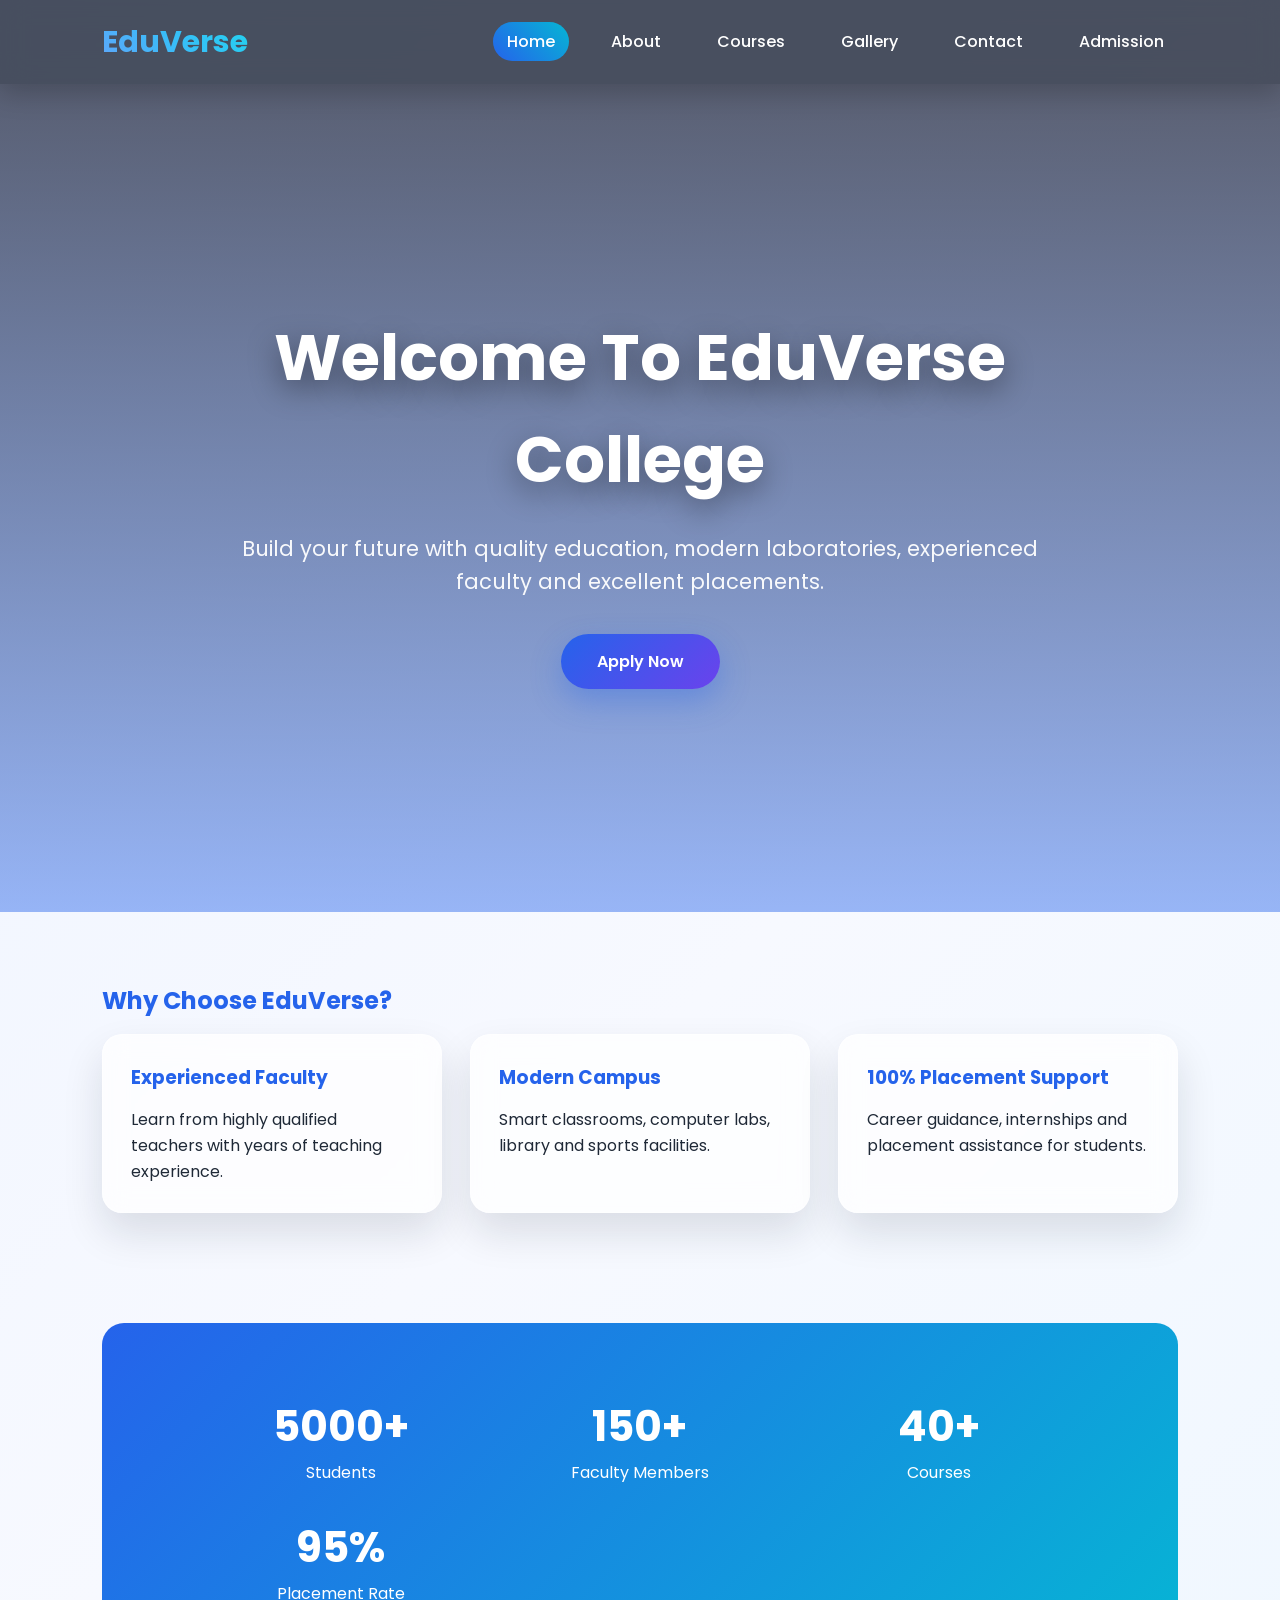
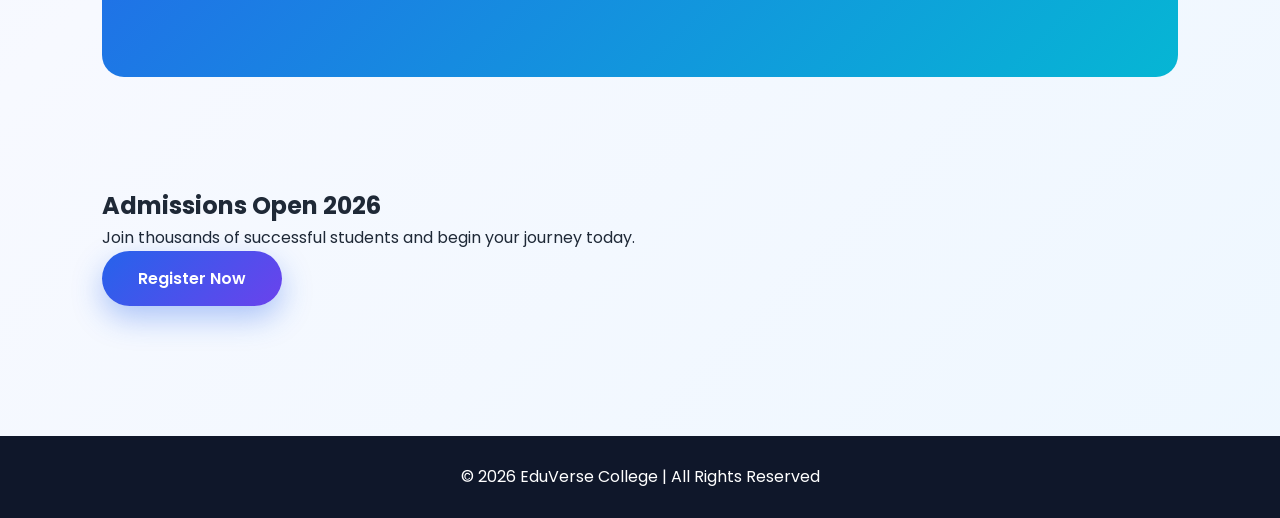
<file: index.html>
<!DOCTYPE html>
<html lang="en">
<head>
    <meta charset="UTF-8">
    <meta name="viewport" content="width=device-width, initial-scale=1.0">
    <title>EduVerse College</title>
    <link rel="stylesheet" href="style.css">
</head>
<body>
    <script src="script.js"></script>

    <header>
        <nav class="navbar">
            <h2 class="logo">EduVerse</h2>

            <ul class="nav-links">
                <li><a href="index.html" class="active">Home</a></li>
                <li><a href="about.html">About</a></li>
                <li><a href="courses.html">Courses</a></li>
                <li><a href="gallery.html">Gallery</a></li>
                <li><a href="contact.html">Contact</a></li>
                <li><a href="register.html">Admission</a></li>
            </ul>
        </nav>
    </header>

    <section class="hero">

        <div class="hero-text">

            <h1>Welcome To EduVerse College</h1>

            <p>
                Build your future with quality education, modern laboratories,
                experienced faculty and excellent placements.
            </p>

            <a href="register.html" class="btn">
                Apply Now
            </a>

        </div>

    </section>

    <section class="features">

        <h2>Why Choose EduVerse?</h2>

        <div class="card-container">

            <div class="card">
                <h3>Experienced Faculty</h3>
                <p>
                    Learn from highly qualified teachers with years of
                    teaching experience.
                </p>
            </div>

            <div class="card">
                <h3>Modern Campus</h3>
                <p>
                    Smart classrooms, computer labs, library and sports
                    facilities.
                </p>
            </div>

            <div class="card">
                <h3>100% Placement Support</h3>
                <p>
                    Career guidance, internships and placement assistance
                    for students.
                </p>
            </div>

        </div>

    </section>

    <section class="stats">

        <div class="stat-box">
            <h2>5000+</h2>
            <p>Students</p>
        </div>

        <div class="stat-box">
            <h2>150+</h2>
            <p>Faculty Members</p>
        </div>

        <div class="stat-box">
            <h2>40+</h2>
            <p>Courses</p>
        </div>

        <div class="stat-box">
            <h2>95%</h2>
            <p>Placement Rate</p>
        </div>

    </section>

    <section class="cta">

        <h2>Admissions Open 2026</h2>

        <p>
            Join thousands of successful students and begin your journey today.
        </p>

        <a href="register.html" class="btn">
            Register Now
        </a>

    </section>

    <footer>

        <p>
            © 2026 EduVerse College | All Rights Reserved
        </p>

    </footer>

</body>
</html>
</file>
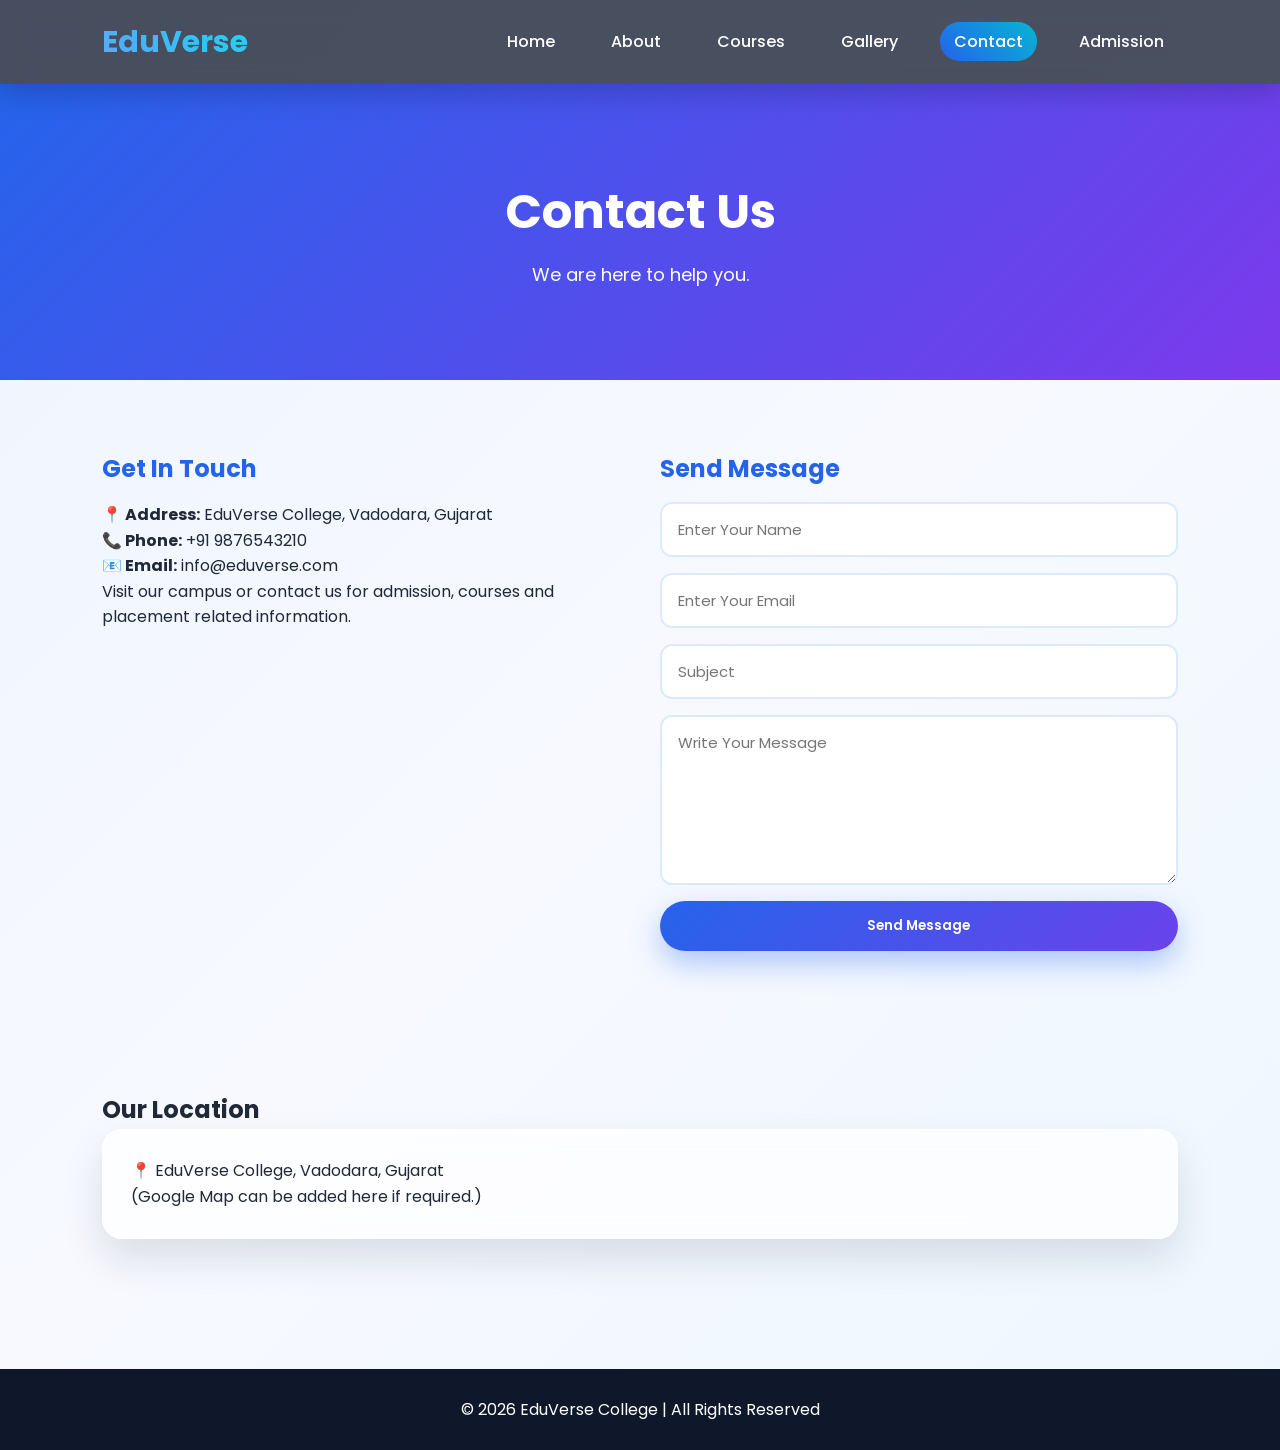
<file: contact.html>
<!DOCTYPE html>
<html lang="en">

<head>
    <meta charset="UTF-8">
    <meta name="viewport" content="width=device-width, initial-scale=1.0">
    <title>Contact | EduVerse College</title>
    <link rel="stylesheet" href="style.css">
</head>

<body>

    <header>

        <nav class="navbar">

            <h2 class="logo">EduVerse</h2>

            <ul class="nav-links">
                <li><a href="index.html">Home</a></li>
                <li><a href="about.html">About</a></li>
                <li><a href="courses.html">Courses</a></li>
                <li><a href="gallery.html">Gallery</a></li>
                <li><a href="contact.html" class="active">Contact</a></li>
                <li><a href="register.html">Admission</a></li>
            </ul>

        </nav>

    </header>

    <section class="page-banner">

        <h1>Contact Us</h1>
        <p>We are here to help you.</p>

    </section>

    <section class="contact-section">

        <div class="contact-info">

            <h2>Get In Touch</h2>

            <p><strong>📍 Address:</strong> EduVerse College, Vadodara, Gujarat</p>

            <p><strong>📞 Phone:</strong> +91 9876543210</p>

            <p><strong>📧 Email:</strong> info@eduverse.com</p>

            <p>
                Visit our campus or contact us for admission,
                courses and placement related information.
            </p>

        </div>

        <div class="contact-form">

            <h2>Send Message</h2>

           <form id="contactForm">

    <input type="text" id="contactName" placeholder="Enter Your Name">

    <input type="email" id="contactEmail" placeholder="Enter Your Email">

    <input type="text" id="subject" placeholder="Subject">

    <textarea id="message" rows="6" placeholder="Write Your Message"></textarea>

    <button type="submit" class="btn">
        Send Message
    </button>

</form>

        </div>

    </section>

    <section class="map-section">

        <h2>Our Location</h2>

        <div class="map-box">

            <p>
                📍 EduVerse College, Vadodara, Gujarat
            </p>

            <p>
                (Google Map can be added here if required.)
            </p>

        </div>

    </section>

    <footer>

        <p>© 2026 EduVerse College | All Rights Reserved</p>

    </footer>

</body>

</html>
</file>
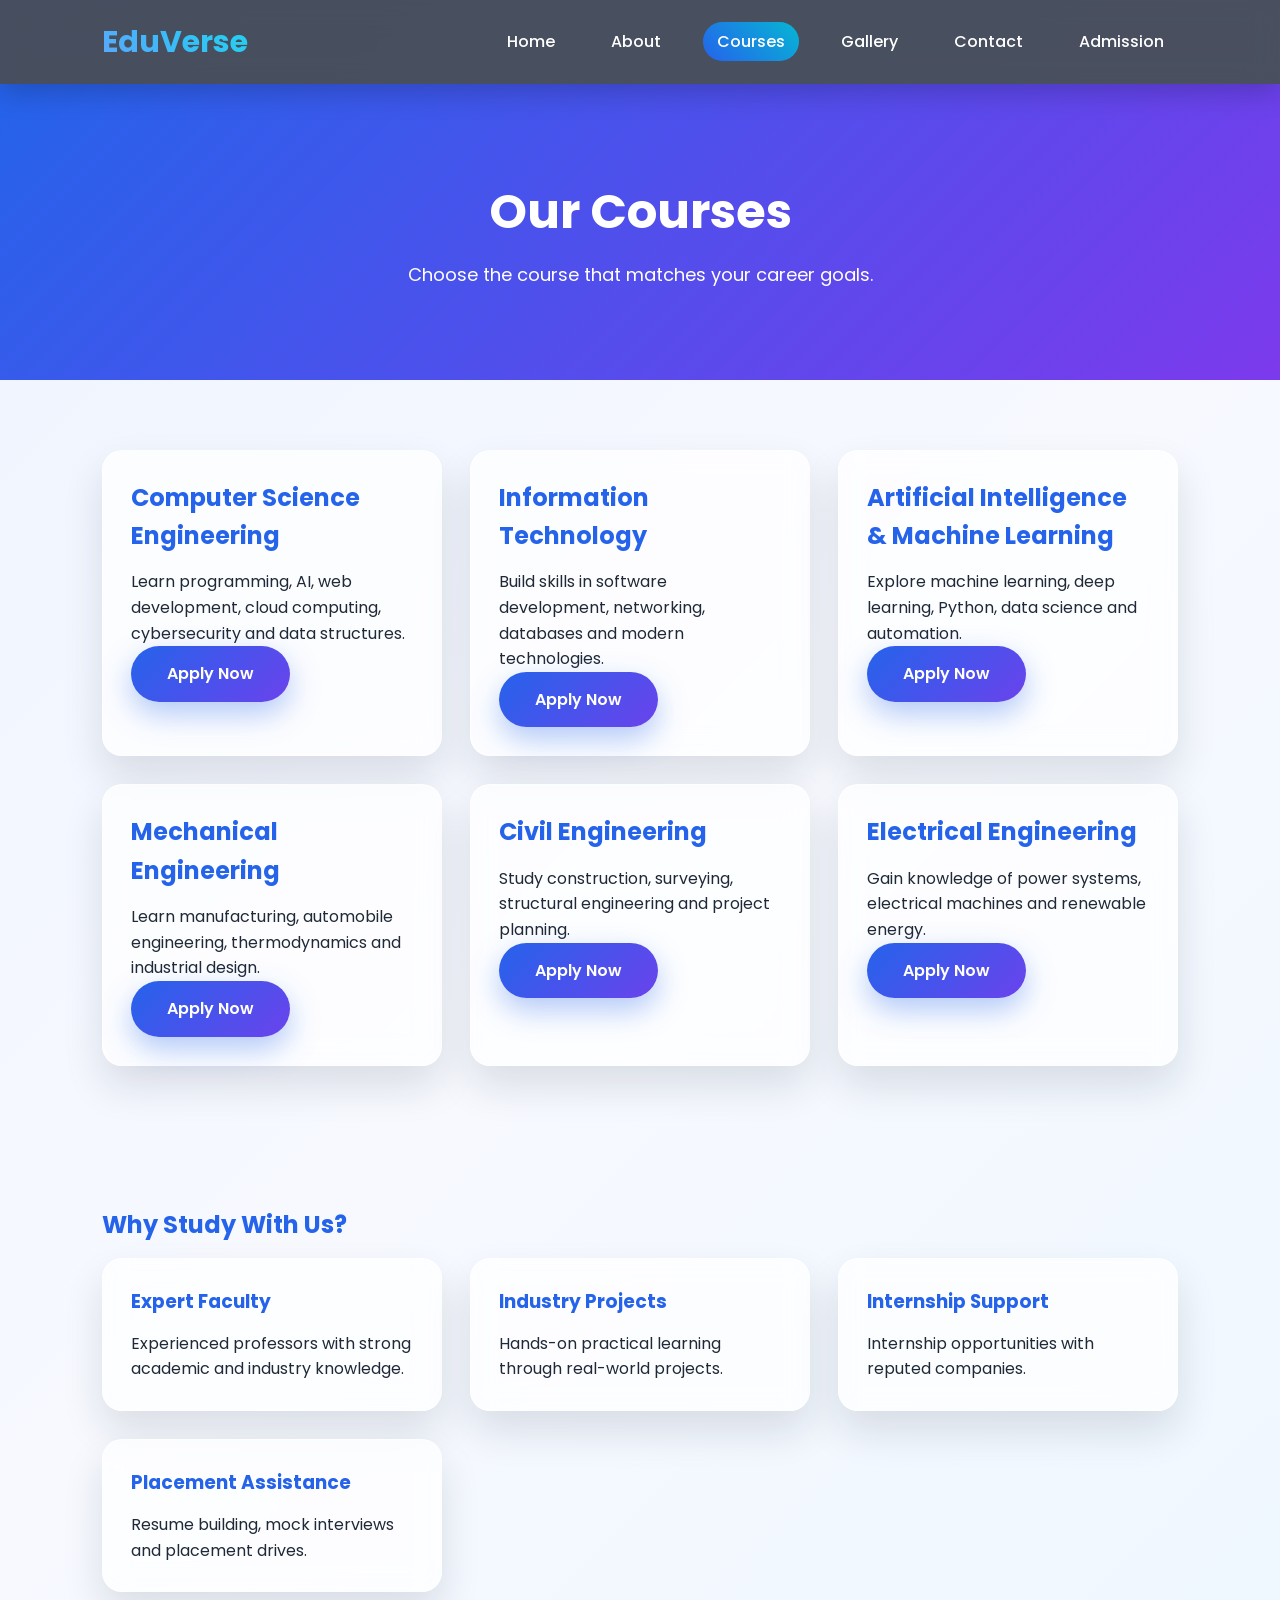
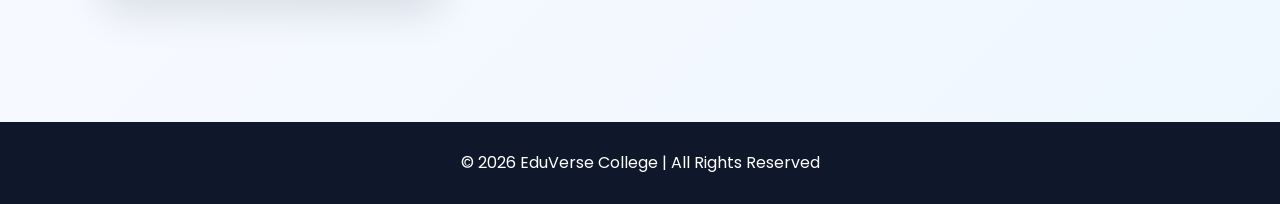
<file: courses.html>
<!DOCTYPE html>
<html lang="en">

<head>
    <meta charset="UTF-8">
    <meta name="viewport" content="width=device-width, initial-scale=1.0">
    <title>Courses | EduVerse College</title>
    <link rel="stylesheet" href="style.css">
</head>

<body>

    <header>
        <nav class="navbar">

            <h2 class="logo">EduVerse</h2>

            <ul class="nav-links">
                <li><a href="index.html">Home</a></li>
                <li><a href="about.html">About</a></li>
                <li><a href="courses.html" class="active">Courses</a></li>
                <li><a href="gallery.html">Gallery</a></li>
                <li><a href="contact.html">Contact</a></li>
                <li><a href="register.html">Admission</a></li>
            </ul>

        </nav>
    </header>

    <section class="page-banner">

        <h1>Our Courses</h1>
        <p>Choose the course that matches your career goals.</p>

    </section>

    <section class="course-section">

        <div class="course-card">
            <h2>Computer Science Engineering</h2>
            <p>
                Learn programming, AI, web development, cloud computing,
                cybersecurity and data structures.
            </p>
            <a href="register.html" class="btn">Apply Now</a>
        </div>

        <div class="course-card">
            <h2>Information Technology</h2>
            <p>
                Build skills in software development, networking,
                databases and modern technologies.
            </p>
            <a href="register.html" class="btn">Apply Now</a>
        </div>

        <div class="course-card">
            <h2>Artificial Intelligence & Machine Learning</h2>
            <p>
                Explore machine learning, deep learning,
                Python, data science and automation.
            </p>
            <a href="register.html" class="btn">Apply Now</a>
        </div>

        <div class="course-card">
            <h2>Mechanical Engineering</h2>
            <p>
                Learn manufacturing, automobile engineering,
                thermodynamics and industrial design.
            </p>
            <a href="register.html" class="btn">Apply Now</a>
        </div>

        <div class="course-card">
            <h2>Civil Engineering</h2>
            <p>
                Study construction, surveying,
                structural engineering and project planning.
            </p>
            <a href="register.html" class="btn">Apply Now</a>
        </div>

        <div class="course-card">
            <h2>Electrical Engineering</h2>
            <p>
                Gain knowledge of power systems,
                electrical machines and renewable energy.
            </p>
            <a href="register.html" class="btn">Apply Now</a>
        </div>

    </section>

    <section class="benefits">

        <h2>Why Study With Us?</h2>

        <div class="card-container">

            <div class="card">
                <h3>Expert Faculty</h3>
                <p>
                    Experienced professors with strong academic and industry knowledge.
                </p>
            </div>

            <div class="card">
                <h3>Industry Projects</h3>
                <p>
                    Hands-on practical learning through real-world projects.
                </p>
            </div>

            <div class="card">
                <h3>Internship Support</h3>
                <p>
                    Internship opportunities with reputed companies.
                </p>
            </div>

            <div class="card">
                <h3>Placement Assistance</h3>
                <p>
                    Resume building, mock interviews and placement drives.
                </p>
            </div>

        </div>

    </section>

    <footer>
        <p>© 2026 EduVerse College | All Rights Reserved</p>
    </footer>

</body>

</html>
</file>
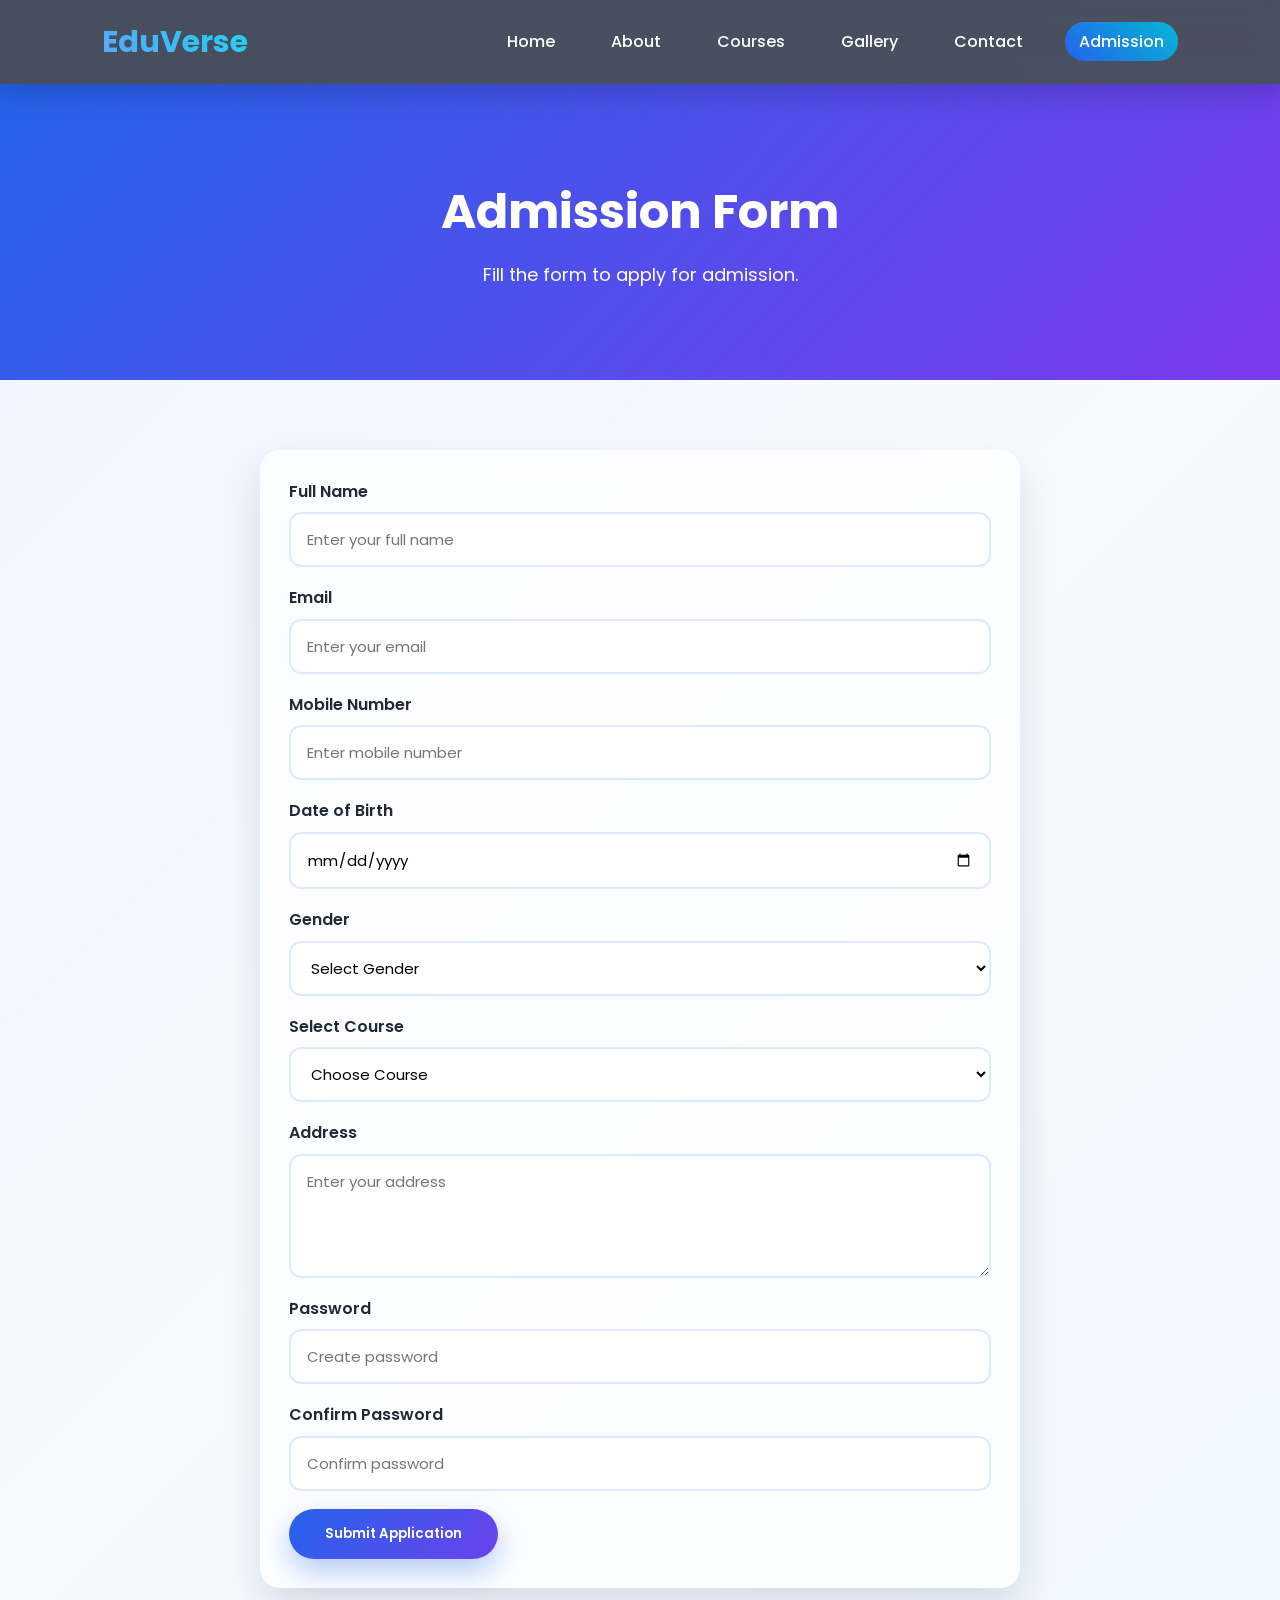
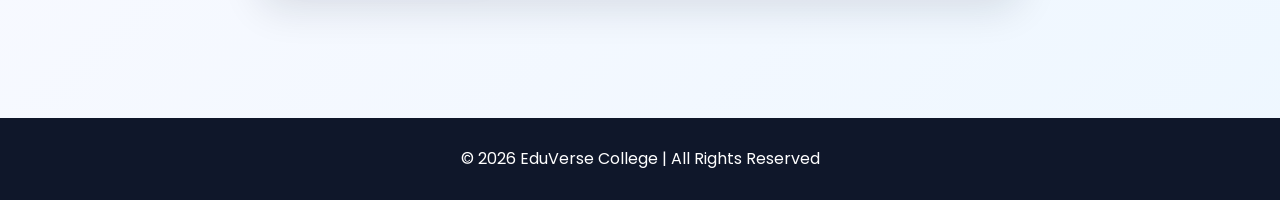
<file: register.html>
<!DOCTYPE html>
<html lang="en">

<head>
    <meta charset="UTF-8">
    <meta name="viewport" content="width=device-width, initial-scale=1.0">
    <title>Admission | EduVerse College</title>
    <link rel="stylesheet" href="style.css">
</head>

<body>

    <header>

        <nav class="navbar">

            <h2 class="logo">EduVerse</h2>

            <ul class="nav-links">
                <li><a href="index.html">Home</a></li>
                <li><a href="about.html">About</a></li>
                <li><a href="courses.html">Courses</a></li>
                <li><a href="gallery.html">Gallery</a></li>
                <li><a href="contact.html">Contact</a></li>
                <li><a href="register.html" class="active">Admission</a></li>
            </ul>

        </nav>

    </header>

    <section class="page-banner">

        <h1>Admission Form</h1>
        <p>Fill the form to apply for admission.</p>

    </section>

    <section class="register-section">

        <form id="admissionForm">

            <div class="input-box">

                <label>Full Name</label>

                <input
                    type="text"
                    id="name"
                    placeholder="Enter your full name"
                >

            </div>

            <div class="input-box">

                <label>Email</label>

                <input
                    type="email"
                    id="email"
                    placeholder="Enter your email"
                >

            </div>

            <div class="input-box">

                <label>Mobile Number</label>

                <input
                    type="text"
                    id="phone"
                    placeholder="Enter mobile number"
                >

            </div>

            <div class="input-box">

                <label>Date of Birth</label>

                <input
                    type="date"
                    id="dob"
                >

            </div>

            <div class="input-box">

                <label>Gender</label>

                <select id="gender">

                    <option value="">Select Gender</option>
                    <option>Male</option>
                    <option>Female</option>
                    <option>Other</option>

                </select>

            </div>

            <div class="input-box">

                <label>Select Course</label>

                <select id="course">

                    <option value="">Choose Course</option>
                    <option>Computer Science Engineering</option>
                    <option>Information Technology</option>
                    <option>Artificial Intelligence</option>
                    <option>Mechanical Engineering</option>
                    <option>Civil Engineering</option>
                    <option>Electrical Engineering</option>

                </select>

            </div>

            <div class="input-box">

                <label>Address</label>

                <textarea
                    id="address"
                    rows="4"
                    placeholder="Enter your address"
                ></textarea>

            </div>

            <div class="input-box">

                <label>Password</label>

                <input
                    type="password"
                    id="password"
                    placeholder="Create password"
                >

            </div>

            <div class="input-box">

                <label>Confirm Password</label>

                <input
                    type="password"
                    id="confirmPassword"
                    placeholder="Confirm password"
                >

            </div>

            <button type="submit" class="btn">
                Submit Application
            </button>

        </form>

    </section>

    <footer>

        <p>© 2026 EduVerse College | All Rights Reserved</p>

    </footer>

    <script src="script.js"></script>

</body>

</html>
</file>
<file: style.css>
/* EduVerse Premium Theme */
@import url('https://fonts.googleapis.com/css2?family=Poppins:wght@300;400;500;600;700&display=swap');

*{margin:0;padding:0;box-sizing:border-box;font-family:'Poppins',sans-serif}
html{scroll-behavior:smooth}
body{
background:linear-gradient(135deg,#eef4ff,#f7f9ff,#eef7ff);
color:#1f2937;
line-height:1.6;
}

/* Navbar */
.navbar{
display:flex;
justify-content:space-between;
align-items:center;
padding:18px 8%;
position:sticky;
top:0;
z-index:1000;
background:rgba(15,23,42,.75);
backdrop-filter:blur(14px);
box-shadow:0 10px 25px rgba(0,0,0,.18);
}
.logo{
font-size:30px;
font-weight:700;
background:linear-gradient(45deg,#60a5fa,#38bdf8,#22d3ee);
-webkit-background-clip:text;
-webkit-text-fill-color:transparent;
}
.nav-links{display:flex;list-style:none;gap:28px}
.nav-links a{
color:#fff;
text-decoration:none;
font-weight:500;
padding:8px 14px;
border-radius:25px;
transition:.35s;
}
.nav-links a:hover,.active{
background:linear-gradient(45deg,#2563eb,#06b6d4);
color:#fff;
}

/* Hero */
.hero{
min-height:92vh;
display:flex;
justify-content:center;
align-items:center;
text-align:center;
padding:20px;
background:
linear-gradient(rgba(8,15,40,.65),rgba(37,99,235,.45)),
url("https://images.unsplash.com/photo-1523050854058-8df90110c9f1?w=1800");
background-size:cover;
background-position:center;
}
.hero-text{max-width:850px;color:#fff}
.hero-text h1{
font-size:64px;
margin-bottom:20px;
text-shadow:0 10px 30px rgba(0,0,0,.4);
}
.hero-text p{
font-size:21px;
margin-bottom:35px;
opacity:.95;
}
.btn{
display:inline-block;
padding:15px 36px;
border:none;
border-radius:50px;
text-decoration:none;
font-weight:600;
color:#fff;
background:linear-gradient(135deg,#2563eb,#7c3aed,#06b6d4);
background-size:250% 250%;
transition:.35s;
box-shadow:0 12px 30px rgba(37,99,235,.35);
cursor:pointer;
}
.btn:hover{
transform:translateY(-5px) scale(1.03);
background-position:right center;
}

/* Common */
.page-banner{
padding:90px 20px;
text-align:center;
background:linear-gradient(135deg,#2563eb,#7c3aed);
color:#fff;
}
.page-banner h1{font-size:48px}
.page-banner p{margin-top:10px;font-size:18px}

.features,.facilities,.benefits,.gallery-section,.register-section,
.contact-section,.about-section,.course-section,.campus-life,.mission,.stats,.cta,.map-section{
padding:70px 8%;
}

.card-container,.course-section,.gallery-container,.stats,.mission{
display:grid;
grid-template-columns:repeat(auto-fit,minmax(260px,1fr));
gap:28px;
}

.card,.course-card,.mission-card,.map-box,#admissionForm{
background:rgba(255,255,255,.75);
backdrop-filter:blur(12px);
border:1px solid rgba(255,255,255,.5);
border-radius:20px;
padding:28px;
box-shadow:0 20px 40px rgba(15,23,42,.12);
transition:.35s;
}
.card:hover,.course-card:hover,.mission-card:hover,.gallery-item:hover,.map-box:hover{
transform:translateY(-10px);
box-shadow:0 25px 45px rgba(37,99,235,.18);
}
.card h3,.course-card h2,.mission-card h2,.features h2,.benefits h2,.facilities h2,.campus-life h2,.contact-info h2,.contact-form h2,.about-text h2{
color:#2563eb;
margin-bottom:14px;
}

.stats{
background:linear-gradient(135deg,#2563eb,#06b6d4);
border-radius:22px;
margin:40px 8%;
color:#fff;
text-align:center;
}
.stat-box h2{font-size:42px}

.about-section{
display:grid;
grid-template-columns:1fr 1fr;
gap:40px;
align-items:center;
}
.about-image img{
width:100%;
border-radius:18px;
box-shadow:0 20px 40px rgba(0,0,0,.18);
}

.gallery-item{
overflow:hidden;
border-radius:18px;
}
.gallery-item img{
width:100%;
height:260px;
object-fit:cover;
transition:.45s;
}
.gallery-item:hover img{
transform:scale(1.12);
}

.contact-section{
display:grid;
grid-template-columns:1fr 1fr;
gap:40px;
}
.contact-form form{
display:flex;
flex-direction:column;
gap:16px;
}

#admissionForm{
max-width:760px;
margin:auto;
}
.input-box{
display:flex;
flex-direction:column;
margin-bottom:18px;
}
.input-box label{
margin-bottom:8px;
font-weight:600;
}
.input-box input,
.input-box select,
.input-box textarea,
.contact-form input,
.contact-form textarea{
padding:14px 16px;
border:2px solid #dbeafe;
border-radius:12px;
outline:none;
transition:.3s;
font-size:15px;
background:#fff;
}
.input-box input:focus,
.input-box select:focus,
.input-box textarea:focus,
.contact-form input:focus,
.contact-form textarea:focus{
border-color:#2563eb;
box-shadow:0 0 0 4px rgba(37,99,235,.12);
}

footer{
margin-top:60px;
padding:28px;
text-align:center;
background:#0f172a;
color:#fff;
}

@media(max-width:900px){
.about-section,.contact-section{
grid-template-columns:1fr;
}
.hero-text h1{font-size:46px}
.navbar{
flex-direction:column;
gap:15px;
}
.nav-links{
flex-wrap:wrap;
justify-content:center;
}
}
@media(max-width:600px){
.hero-text h1{font-size:34px}
.hero-text p{font-size:16px}
.page-banner h1{font-size:34px}
.nav-links{
flex-direction:column;
align-items:center;
gap:10px;
}
}
</file>
